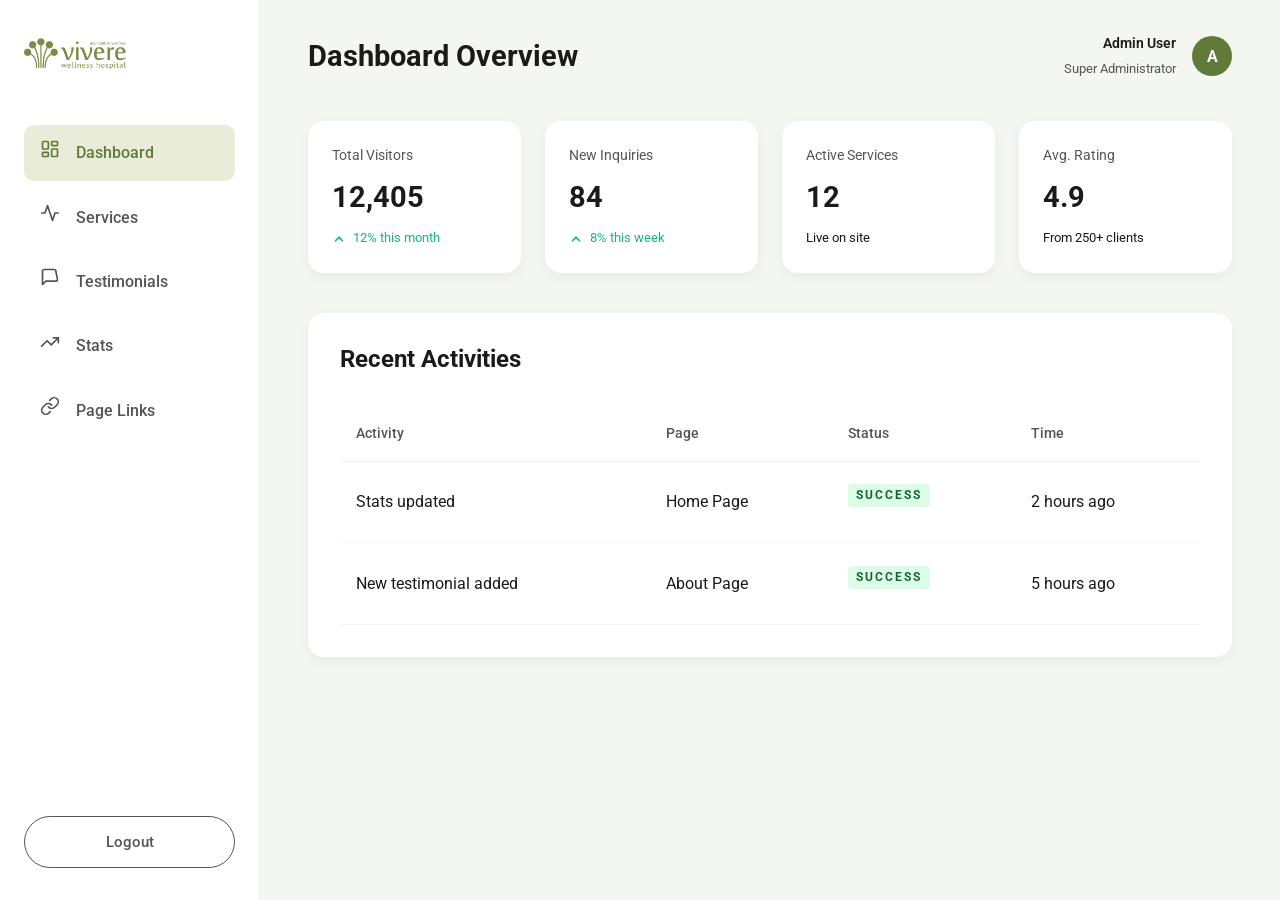
<file: admin.html>
<!DOCTYPE html>
<html lang="en">
<head>
    <meta charset="UTF-8">
    <meta name="viewport" content="width=device-width, initial-scale=1.0">
    <title>Admin Dashboard | Vivere Wellness Hospital</title>
    <link rel="stylesheet" href="style.css">
    <link href="https://fonts.googleapis.com/css2?family=Roboto:wght@300;400;500;700;900&display=swap" rel="stylesheet">
    <style>
        :root {
            --sidebar-width: 260px;
            --admin-bg: #f4f7f1;
            --card-shadow: 0 4px 12px rgba(0,0,0,0.05);
        }

        body.admin-body {
            background-color: var(--admin-bg);
            display: flex;
            min-height: 100vh;
        }

        /* Sidebar Styles */
        .admin-sidebar {
            width: var(--sidebar-width);
            background-color: var(--white);
            height: 100vh;
            position: fixed;
            left: 0;
            top: 0;
            padding: 2rem 1.5rem;
            border-right: 1px solid rgba(0,0,0,0.05);
            display: flex;
            flex-direction: column;
            z-index: 100;
        }

        .admin-logo {
            margin-bottom: 3rem;
        }

        .admin-logo img {
            height: 45px;
        }

        .admin-nav {
            flex-grow: 1;
        }

        .admin-nav ul {
            list-style: none;
        }

        .admin-nav li {
            margin-bottom: 0.5rem;
        }

        .admin-nav a {
            display: flex;
            align-items: center;
            gap: 1rem;
            padding: 0.8rem 1rem;
            border-radius: 10px;
            color: var(--text-secondary);
            font-weight: 500;
            transition: var(--transition);
        }

        .admin-nav a:hover, .admin-nav a.active {
            background-color: var(--light-green-bg);
            color: var(--primary-green);
        }

        .admin-nav a .icon {
            font-size: 1.2rem;
        }

        /* Main Content Styles */
        .admin-main {
            margin-left: var(--sidebar-width);
            flex-grow: 1;
            padding: 2rem 3rem;
        }

        .admin-header {
            display: flex;
            justify-content: space-between;
            align-items: center;
            margin-bottom: 2.5rem;
        }

        .admin-header h1 {
            font-size: 1.8rem;
            color: var(--text-primary);
        }

        .user-profile {
            display: flex;
            align-items: center;
            gap: 1rem;
        }

        .user-info {
            text-align: right;
        }

        .user-info .name {
            display: block;
            font-weight: 600;
            font-size: 0.9rem;
        }

        .user-info .role {
            font-size: 0.8rem;
            color: var(--text-secondary);
        }

        .avatar {
            width: 40px;
            height: 40px;
            background-color: var(--primary-green);
            color: var(--white);
            border-radius: 50%;
            display: flex;
            align-items: center;
            justify-content: center;
            font-weight: 700;
        }

        /* Dashboard Cards */
        .dashboard-grid {
            display: grid;
            grid-template-columns: repeat(4, 1fr);
            gap: 1.5rem;
            margin-bottom: 2.5rem;
        }

        .admin-card {
            background-color: var(--white);
            padding: 1.5rem;
            border-radius: 16px;
            box-shadow: var(--card-shadow);
        }

        .stat-card .label {
            display: block;
            color: var(--text-secondary);
            font-size: 0.85rem;
            margin-bottom: 0.5rem;
        }

        .stat-card .value {
            font-size: 1.8rem;
            font-weight: 700;
            color: var(--text-primary);
        }

        .stat-card .trend {
            font-size: 0.8rem;
            margin-top: 0.5rem;
            display: block;
        }

        .trend.up { color: #10b981; }

        /* Tables & Lists */
        .content-section {
            display: none;
        }

        .content-section.active {
            display: block;
        }

        .section-box {
            background-color: var(--white);
            border-radius: 16px;
            box-shadow: var(--card-shadow);
            padding: 2rem;
        }

        .section-top {
            display: flex;
            justify-content: space-between;
            align-items: center;
            margin-bottom: 2rem;
        }

        .admin-table {
            width: 100%;
            border-collapse: collapse;
        }

        .admin-table th {
            text-align: left;
            padding: 1rem;
            border-bottom: 1px solid rgba(0,0,0,0.05);
            color: var(--text-secondary);
            font-weight: 500;
            font-size: 0.9rem;
        }

        .admin-table td {
            padding: 1.2rem 1rem;
            border-bottom: 1px solid rgba(0,0,0,0.03);
            vertical-align: middle;
        }

        .action-btns {
            display: flex;
            gap: 0.5rem;
        }

        .btn-sm {
            padding: 0.5rem 1rem;
            font-size: 0.8rem;
        }

        .btn-delete {
            background-color: #fee2e2;
            color: #ef4444;
        }

        .btn-delete:hover {
            background-color: #ef4444;
            color: var(--white);
        }

        .btn-edit {
            background-color: #f1f5f9;
            color: var(--text-primary);
        }

        /* Connection Hub */
        .conn-grid {
            display: grid;
            grid-template-columns: repeat(3, 1fr);
            gap: 1.5rem;
        }

        .conn-card {
            text-align: center;
            padding: 2rem;
            transition: var(--transition);
        }

        .conn-card:hover {
            transform: translateY(-5px);
            border: 1px solid var(--primary-green);
        }

        .conn-card .icon {
            font-size: 2.5rem;
            margin-bottom: 1rem;
            display: block;
        }

        .conn-card h3 {
            margin-bottom: 0.5rem;
        }

        @media (max-width: 1024px) {
            .dashboard-grid { grid-template-columns: repeat(2, 1fr); }
            .conn-grid { grid-template-columns: repeat(2, 1fr); }
        }

        @media (max-width: 768px) {
            .admin-sidebar { width: 80px; padding: 2rem 0.5rem; }
            .admin-sidebar .admin-logo, .admin-nav span, .user-info { display: none; }
            .admin-main { margin-left: 80px; padding: 2rem 1.5rem; }
            .admin-nav a { justify-content: center; padding: 1rem; }
            .dashboard-grid { grid-template-columns: 1fr; }
            .conn-grid { grid-template-columns: 1fr; }
        }
    </style>
</head>
<body class="admin-body">
    <aside class="admin-sidebar">
        <div class="admin-logo">
            <img src="Vivere Logo.png" alt="Vivere Admin">
        </div>
        <nav class="admin-nav">
            <ul>
                <li><a href="#" class="active" data-section="dashboard"><span class="icon"><svg width="20" height="20" viewBox="0 0 24 24" fill="none" stroke="currentColor" stroke-width="2" stroke-linecap="round" stroke-linejoin="round"><rect width="7" height="9" x="3" y="3" rx="1"/><rect width="7" height="5" x="14" y="3" rx="1"/><rect width="7" height="9" x="14" y="12" rx="1"/><rect width="7" height="5" x="3" y="16" rx="1"/></svg></span> <span>Dashboard</span></a></li>
                <li><a href="#" data-section="services-mgmt"><span class="icon"><svg width="20" height="20" viewBox="0 0 24 24" fill="none" stroke="currentColor" stroke-width="2" stroke-linecap="round" stroke-linejoin="round"><path d="M22 12h-4l-3 9L9 3l-3 9H2"/></svg></span> <span>Services</span></a></li>
                <li><a href="#" data-section="testimonials-mgmt"><span class="icon"><svg width="20" height="20" viewBox="0 0 24 24" fill="none" stroke="currentColor" stroke-width="2" stroke-linecap="round" stroke-linejoin="round"><path d="M21 15a2 2 0 0 1-2 2H7l-4 4V5a2 2 0 0 1 2-2h12a2 2 0 0 1 2 2Z"/></svg></span> <span>Testimonials</span></a></li>
                <li><a href="#" data-section="stats-mgmt"><span class="icon"><svg width="20" height="20" viewBox="0 0 24 24" fill="none" stroke="currentColor" stroke-width="2" stroke-linecap="round" stroke-linejoin="round"><polyline points="22 7 13.5 15.5 8.5 10.5 2 17"/><polyline points="16 7 22 7 22 13"/></svg></span> <span>Stats</span></a></li>
                <li><a href="#" data-section="connections"><span class="icon"><svg width="20" height="20" viewBox="0 0 24 24" fill="none" stroke="currentColor" stroke-width="2" stroke-linecap="round" stroke-linejoin="round"><path d="M10 13a5 5 0 0 0 7.54.54l3-3a5 5 0 0 0-7.07-7.07l-1.72 1.71"/><path d="M14 11a5 5 0 0 0-7.54-.54l-3 3a5 5 0 0 0 7.07 7.07l1.71-1.71"/></svg></span> <span>Page Links</span></a></li>
            </ul>
        </nav>
        <div class="sidebar-footer">
            <a href="index.html" class="btn btn-outline" style="border-color: var(--text-secondary); color: var(--text-secondary); width: 100%; text-align: center;">Logout</a>
        </div>
    </aside>

    <main class="admin-main">
        <header class="admin-header">
            <h1 id="section-title">Dashboard Overview</h1>
            <div class="user-profile">
                <div class="user-info">
                    <span class="name">Admin User</span>
                    <span class="role">Super Administrator</span>
                </div>
                <div class="avatar">A</div>
            </div>
        </header>

        <!-- Dashboard Section -->
        <section id="dashboard" class="content-section active">
            <div class="dashboard-grid">
                <div class="admin-card stat-card">
                    <span class="label">Total Visitors</span>
                    <span class="value">12,405</span>
                    <span class="trend up"><svg width="14" height="14" viewBox="0 0 24 24" fill="none" stroke="currentColor" stroke-width="3" stroke-linecap="round" stroke-linejoin="round" style="display: inline-block; vertical-align: middle; margin-right: 4px;"><path d="m18 15-6-6-6 6"/></svg> 12% this month</span>
                </div>
                <div class="admin-card stat-card">
                    <span class="label">New Inquiries</span>
                    <span class="value">84</span>
                    <span class="trend up"><svg width="14" height="14" viewBox="0 0 24 24" fill="none" stroke="currentColor" stroke-width="3" stroke-linecap="round" stroke-linejoin="round" style="display: inline-block; vertical-align: middle; margin-right: 4px;"><path d="m18 15-6-6-6 6"/></svg> 8% this week</span>
                </div>
                <div class="admin-card stat-card">
                    <span class="label">Active Services</span>
                    <span class="value">12</span>
                    <span class="trend">Live on site</span>
                </div>
                <div class="admin-card stat-card">
                    <span class="label">Avg. Rating</span>
                    <span class="value">4.9</span>
                    <span class="trend">From 250+ clients</span>
                </div>
            </div>

            <div class="section-box">
                <div class="section-top">
                    <h2>Recent Activities</h2>
                </div>
                <table class="admin-table">
                    <thead>
                        <tr>
                            <th>Activity</th>
                            <th>Page</th>
                            <th>Status</th>
                            <th>Time</th>
                        </tr>
                    </thead>
                    <tbody>
                        <tr>
                            <td>Stats updated</td>
                            <td>Home Page</td>
                            <td><span class="badge" style="background: #dcfce7; color: #166534; padding: 2px 8px; border-radius: 4px;">Success</span></td>
                            <td>2 hours ago</td>
                        </tr>
                        <tr>
                            <td>New testimonial added</td>
                            <td>About Page</td>
                            <td><span class="badge" style="background: #dcfce7; color: #166534; padding: 2px 8px; border-radius: 4px;">Success</span></td>
                            <td>5 hours ago</td>
                        </tr>
                    </tbody>
                </table>
            </div>
        </section>

        <!-- Services Management -->
        <section id="services-mgmt" class="content-section">
            <div class="section-box">
                <div class="section-top">
                    <h2>Manage Services</h2>
                    <button class="btn btn-primary btn-sm">+ Add New Service</button>
                </div>
                <table class="admin-table">
                    <thead>
                        <tr>
                            <th>Service Name</th>
                            <th>Category</th>
                            <th>Status</th>
                            <th>Actions</th>
                        </tr>
                    </thead>
                    <tbody>
                        <tr>
                            <td>Yoga Classes</td>
                            <td>Wellness</td>
                            <td>Active</td>
                            <td>
                                <div class="action-btns">
                                    <button class="btn btn-edit btn-sm">Edit</button>
                                    <button class="btn btn-delete btn-sm">Delete</button>
                                </div>
                            </td>
                        </tr>
                        <tr>
                            <td>Mindfulness Programs</td>
                            <td>Therapy</td>
                            <td>Active</td>
                            <td>
                                <div class="action-btns">
                                    <button class="btn btn-edit btn-sm">Edit</button>
                                    <button class="btn btn-delete btn-sm">Delete</button>
                                </div>
                            </td>
                        </tr>
                    </tbody>
                </table>
            </div>
        </section>

        <!-- Testimonials Management -->
        <section id="testimonials-mgmt" class="content-section">
            <div class="section-box">
                <div class="section-top">
                    <h2>Manage Testimonials</h2>
                    <button class="btn btn-primary btn-sm">+ Add New Testimonial</button>
                </div>
                <table class="admin-table">
                    <thead>
                        <tr>
                            <th>Client Name</th>
                            <th>Program</th>
                            <th>Rating</th>
                            <th>Actions</th>
                        </tr>
                    </thead>
                    <tbody>
                        <tr>
                            <td>Sarah Johnson</td>
                            <td>Chronic Pain</td>
                            <td>5.0</td>
                            <td>
                                <div class="action-btns">
                                    <button class="btn btn-edit btn-sm">Edit</button>
                                    <button class="btn btn-delete btn-sm">Delete</button>
                                </div>
                            </td>
                        </tr>
                    </tbody>
                </table>
            </div>
        </section>

        <!-- Stats Management -->
        <section id="stats-mgmt" class="content-section">
            <div class="section-box" style="max-width: 600px;">
                <div class="section-top">
                    <h2>Update Site Statistics</h2>
                </div>
                <form id="stats-form">
                    <div style="margin-bottom: 1.5rem;">
                        <label style="display:block; margin-bottom:0.5rem; font-weight:500;">Yoga Classes Count</label>
                        <input type="text" value="5k+" style="width:100%; padding:0.8rem; border-radius:8px; border:1px solid #ddd;">
                    </div>
                    <div style="margin-bottom: 1.5rem;">
                        <label style="display:block; margin-bottom:0.5rem; font-weight:500;">Clients Count</label>
                        <input type="text" value="250+" style="width:100%; padding:0.8rem; border-radius:8px; border:1px solid #ddd;">
                    </div>
                    <div style="margin-bottom: 1.5rem;">
                        <label style="display:block; margin-bottom:0.5rem; font-weight:500;">Programs Created</label>
                        <input type="text" value="500+" style="width:100%; padding:0.8rem; border-radius:8px; border:1px solid #ddd;">
                    </div>
                    <button type="button" class="btn btn-primary">Save Changes</button>
                </form>
            </div>
        </section>

        <!-- Connections Hub -->
        <section id="connections" class="content-section">
            <div class="conn-grid">
                <a href="index.html" class="admin-card conn-card">
                    <span class="icon"><svg width="24" height="24" viewBox="0 0 24 24" fill="none" stroke="currentColor" stroke-width="2" stroke-linecap="round" stroke-linejoin="round"><path d="m3 9 9-7 9 7v11a2 2 0 0 1-2 2H5a2 2 0 0 1-2-2z"/><polyline points="9 22 9 12 15 12 15 22"/></svg></span>
                    <h3>Home Page</h3>
                    <p>Main landing page and overview</p>
                </a>
                <a href="about.html" class="admin-card conn-card">
                    <span class="icon"><svg width="24" height="24" viewBox="0 0 24 24" fill="none" stroke="currentColor" stroke-width="2" stroke-linecap="round" stroke-linejoin="round"><circle cx="12" cy="12" r="10"/><path d="M12 16v-4"/><path d="M12 8h.01"/></svg></span>
                    <h3>About Us</h3>
                    <p>Our story, team and vision</p>
                </a>
                <a href="services.html" class="admin-card conn-card">
                    <span class="icon"><svg width="24" height="24" viewBox="0 0 24 24" fill="none" stroke="currentColor" stroke-width="2" stroke-linecap="round" stroke-linejoin="round"><path d="M14.7 6.3a1 1 0 0 0 0 1.4l1.6 1.6a1 1 0 0 0 1.4 0l3.77-3.77a6 6 0 0 1-7.94 7.94l-6.91 6.91a2.12 2.12 0 0 1-3-3l6.91-6.91a6 6 0 0 1 7.94-7.94l-3.76 3.76z"/></svg></span>
                    <h3>Our Services</h3>
                    <p>Detailed therapeutic offerings</p>
                </a>
                <a href="contact.html" class="admin-card conn-card">
                    <span class="icon"><svg width="24" height="24" viewBox="0 0 24 24" fill="none" stroke="currentColor" stroke-width="2" stroke-linecap="round" stroke-linejoin="round"><path d="M22 16.92v3a2 2 0 0 1-2.18 2 19.79 19.79 0 0 1-8.63-3.07 19.5 19.5 0 0 1-6-6 19.79 19.79 0 0 1-3.07-8.67A2 2 0 0 1 4.11 2h3a2 2 0 0 1 2 1.72 12.84 12.84 0 0 0 .7 2.81 2 2 0 0 1-.45 2.11L8.09 9.91a16 16 0 0 0 6 6l1.27-1.27a2 2 0 0 1 2.11-.45 12.84 12.84 0 0 0 2.81.7A2 2 0 0 1 22 16.92z"/></svg></span>
                    <h3>Contact</h3>
                    <p>Contact info and inquiry form</p>
                </a>
            </div>
        </section>
    </main>

    <script>
        document.querySelectorAll('.admin-nav a').forEach(link => {
            link.addEventListener('click', (e) => {
                e.preventDefault();
                const sectionId = link.getAttribute('data-section');
                
                // Update active link
                document.querySelectorAll('.admin-nav a').forEach(l => l.classList.remove('active'));
                link.classList.add('active');

                // Switch section
                document.querySelectorAll('.content-section').forEach(section => section.classList.remove('active'));
                document.getElementById(sectionId).classList.add('active');

                // Update title
                document.getElementById('section-title').textContent = link.querySelector('span:not(.icon)').textContent + " Overview";
            });
        });
    </script>
</body>
</html>
</file>
<file: style.css>
:root {
    --primary-green: #617a3a;
    --dark-green: #4f632f;
    --olive-bg: #748858;
    --light-green-bg: #e9ecd8;
    --off-white-bg: #f8f9f6;
    --text-primary: #1a1a1a;
    --text-secondary: #555555;
    --white: #ffffff;
    --container-width: 1440px;
    --transition: all 0.3s ease;
}

* {
    margin: 0;
    padding: 0;
    box-sizing: border-box;
}

html {
    scroll-behavior: smooth;
    font-size: 16px;
}

body {
    font-family: 'Roboto', sans-serif;
    line-height: 1.6;
    color: var(--text-primary);
    background-color: var(--white);
    overflow-x: hidden;
}

h1, h2, h3, h4 {
    font-family: 'Roboto', sans-serif;
    font-weight: 700;
    line-height: 1.2;
}

a {
    text-decoration: none;
    color: inherit;
    transition: var(--transition);
}

ul {
    list-style: none;
}

img {
    max-width: 100%;
    display: block;
}

.container {
    max-width: var(--container-width);
    margin: 0 auto;
    padding: 0 2rem;
}

/* Buttons */
.btn {
    display: inline-block;
    padding: 0.8rem 2rem;
    border-radius: 999px;
    font-weight: 500;
    cursor: pointer;
    transition: var(--transition);
    border: none;
    font-family: 'Roboto', sans-serif;
    font-size: 0.95rem;
}

.btn-primary {
    background-color: var(--primary-green);
    color: var(--white);
}

.btn-primary:hover {
    background-color: var(--dark-green);
    transform: translateY(-2px);
}

.btn-outline {
    border: 1px solid var(--white);
    color: var(--white);
    background: transparent;
}

.btn-outline:hover {
    background: var(--white);
    color: var(--text-primary);
}

/* Header & Nav */
.header {
    background: var(--light-green-bg);
    padding: 1.2rem 0;
}

.nav {
    display: flex;
    justify-content: space-between;
    align-items: center;
}

.logo-img {
    height: 60px; /* Default height for header */
    width: auto;
    display: block;
}

.footer .logo-img {
    height: 80px; /* Slightly larger for footer brand section */
    margin-bottom: 1.5rem;
}

.logo-text {
    display: none; /* Hide text logo when image is present */
}

.nav-links {
    display: flex;
    gap: 2rem;
}

.nav-links a {
    font-weight: 500;
    font-size: 0.95rem;
    color: var(--text-primary);
}

.nav-links a:hover, .nav-links a.active {
    color: var(--primary-green);
}

/* Hero Section */
.hero {
    position: relative;
    height: 85vh;
    min-height: 600px;
    display: flex;
    align-items: center;
    justify-content: center;
    text-align: left;
    color: var(--white);
    overflow: hidden;
}

.hero-bg-container {
    position: absolute;
    top: 0;
    left: 0;
    width: 100%;
    height: 100%;
    z-index: 1;
}

.hero-bg {
    position: absolute;
    top: 0;
    left: 0;
    width: 100%;
    height: 100%;
    background-size: cover;
    background-position: center;
    opacity: 0;
    transition: opacity 1.5s ease-in-out;
    z-index: 1;
}

.hero-bg.active {
    opacity: 1;
}

.hero-bg::after {
    content: '';
    position: absolute;
    top: 0;
    left: 0;
    width: 100%;
    height: 100%;
    background: rgba(0, 0, 0, 0.4); /* Consistent dark overlay for legibility */
    z-index: 2;
}

/* Removed .hero-bg img rule as we use background-image */

.hero-content {
    position: relative;
    z-index: 10;
    width: 100%;
}

.hero-text {
    max-width: 800px;
    margin: 0;
}

.hero-text h1,
.hero-text h3 {
    font-size: 4.5rem;
    margin-bottom: 1.2rem;
    font-weight: 300;
    line-height: 1.1;
}

/* Service Page Hero Overrides */
.service-hero .hero-text {
    max-width: 1200px;
    margin: 0 auto;
}

.service-hero .hero-text h1,
.service-hero .hero-text h2,
.service-hero .hero-text h3 {
    text-align: center;
}

.hero-text h1 span,
.hero-text h2 span,
.hero-text h3 span {
    font-weight: 700;
    color: #708246;
}

.hero-text p {
    font-size: 1.1rem;
    margin-bottom: 2rem;
    opacity: 0.9;
    font-weight: 300;
}

.hero-btns {
    display: flex;
    gap: 1.2rem;
    justify-content: flex-start;
    margin-top: 2.5rem;
}

.hero-dots {
    position: absolute;
    bottom: 2rem;
    left: 2rem;
    display: flex;
    gap: 0.5rem;
    z-index: 1;
}
.hero-dots .dot {
    width: 8px;
    height: 8px;
    border-radius: 50%;
    background: rgba(255,255,255,0.5);
}
.hero-dots .dot.active {
    background: var(--white);
}

/* Stats Section */
.stats {
    background-color: var(--primary-green); /* Darker green as per mockup */
    color: var(--white);
    padding: 2rem 0;
}

.stats-grid {
    display: grid;
    grid-template-columns: repeat(3, 1fr);
    text-align: center;
}

.stat-item h3 {
    font-size: 2.5rem;
    margin-bottom: 0.2rem;
    font-family: 'Roboto', sans-serif;
}
.stat-item p {
    font-size: 0.9rem;
    opacity: 0.9;
}

/* Section Header Styles */
.section-header {
    margin-bottom: 3.5rem;
}

.section-header.text-center {
    text-align: center;
}

.badge {
    text-transform: uppercase;
    letter-spacing: 2px;
    font-size: 0.75rem;
    color: var(--primary-green);
    font-weight: 700;
    margin-bottom: 1rem;
    display: inline-block;
}

.section-header h2 {
    font-size: 2.8rem;
    margin-bottom: 1.5rem;
    color: var(--text-primary);
    font-weight: 300; /* Thin font variant from mockup */
}

.section-header h2 span {
    color: var(--primary-green);
    font-weight: 700;
}

.section-desc {
    max-width: 800px;
    margin: 0 auto;
    color: var(--text-secondary);
    font-size: 1rem;
    line-height: 1.8;
}

/* About Section */
.about {
    padding: 4rem 0;
    background-color: var(--white);
}

.about-grid {
    display: grid;
    grid-template-columns: 1fr 1fr;
    gap: 4rem;
    align-items: center;
}

.about-image-wrapper img {
    border-radius: 12px;
    box-shadow: 0 10px 30px rgba(0,0,0,0.1);
}

.about-features {
    display: flex;
    flex-direction: column;
    gap: 1.5rem;
}

.feature-card {
    display: flex;
    gap: 1.5rem;
    align-items: flex-start;
    padding: 1.5rem;
    border-radius: 12px;
    background: var(--white);
    box-shadow: 0 4px 20px rgba(0,0,0,0.03);
    border: 1px solid rgba(0,0,0,0.03);
}

.feature-icon {
    width: 48px;
    height: 48px;
    border-radius: 12px;
    flex-shrink: 0;
    display: flex;
    align-items: center;
    justify-content: center;
    font-size: 1.5rem;
}

.feature-icon.sage { background-color: var(--light-green-bg); }
.feature-icon.blue { background-color: #f0f4ff; }

.feature-text h3 {
    margin-bottom: 0.5rem;
    font-size: 1.2rem;
    font-family: 'Roboto', sans-serif;
    color: var(--text-primary);
}
.feature-text p {
    font-size: 0.9rem;
    color: var(--text-secondary);
}

/* Services Section */
.services {
    padding: 4rem 0;
    background: linear-gradient(180deg, var(--white) 0%, var(--off-white-bg) 100%);
}

.services-grid {
    display: grid;
    grid-template-columns: repeat(4, 1fr);
    gap: 1.5rem;
    margin-bottom: 3rem;
}

.service-card {
    padding: 2.5rem 2rem;
    border-radius: 16px;
    background: var(--white);
    box-shadow: 0 10px 30px rgba(0,0,0,0.04);
    transition: var(--transition);
}

.service-card:hover {
    transform: translateY(-5px);
    box-shadow: 0 15px 35px rgba(0,0,0,0.08);
}

.service-icon-box {
    width: 40px;
    height: 40px;
    background: #f5f5f5;
    border-radius: 10px;
    display: flex;
    align-items: center;
    justify-content: center;
    margin-bottom: 1.5rem;
    font-size: 1.25rem;
}

.service-card h3 {
    margin-bottom: 1rem;
    font-size: 1.1rem;
    font-family: 'Roboto', sans-serif;
}

.service-card p {
    color: var(--text-secondary);
    font-size: 0.9rem;
    margin-bottom: 1.5rem;
}

.learn-more {
    font-size: 0.85rem;
    color: var(--primary-green);
    font-weight: 500;
}

.center-cta {
    text-align: center;
}

/* How We Work */
.how-we-work {
    padding: 4rem 0;
    background: var(--white);
}

.w-margin {
    margin-bottom: 2rem;
}

.full-width-image img {
    width: 100%;
    height: 500px;
    object-fit: cover;
    border-radius: 16px;
}

/* Testimonials */
.testimonials {
    padding: 4rem 0;
    background: var(--off-white-bg);
}

.testimonials-grid {
    display: grid;
    grid-template-columns: repeat(3, 1fr);
    gap: 2rem;
    margin-bottom: 4rem;
}

.testimonial-card {
    background: var(--white);
    border-radius: 16px;
    overflow: hidden;
    box-shadow: 0 10px 30px rgba(0,0,0,0.05);
}

.test-top-img img {
    width: 100%;
    height: 180px;
    object-fit: cover;
}

.test-content {
    padding: 2rem;
}

.client-info {
    display: flex;
    align-items: center;
    gap: 1rem;
    margin-bottom: 1.5rem;
}

.client-avatar img {
    width: 48px;
    height: 48px;
    border-radius: 50%;
    object-fit: cover;
}

.client-details h4 {
    font-family: 'Roboto', sans-serif;
    font-size: 1rem;
    margin-bottom: 0.2rem;
}

.client-details span {
    font-size: 0.8rem;
    color: var(--text-secondary);
}

.testimonial-text {
    font-size: 0.95rem;
    color: var(--text-secondary);
    margin-bottom: 1.5rem;
    font-style: italic;
    line-height: 1.5;
}

.rating {
    display: flex;
    align-items: center;
    gap: 0.5rem;
    font-size: 0.85rem;
}

.stars {
    color: #eab308;
    letter-spacing: 2px;
}

/* Footer */
.footer {
    background-color: var(--olive-bg);
    color: var(--white);
    padding: 3.5rem 0 2rem;
}

.footer-grid {
    display: grid;
    grid-template-columns: 2fr 1fr 1fr;
    gap: 4rem;
    margin-bottom: 3rem;
}

.footer-brand .logo {
    font-family: 'Roboto', sans-serif;
    font-size: 2rem;
    font-weight: 700;
    margin-bottom: 1rem;
}

.footer-brand p {
    margin-bottom: 2rem;
    font-size: 0.9rem;
    opacity: 0.9;
    max-width: 400px;
}

.social-links {
    display: flex;
    gap: 0.8rem;
}

.social-links a {
    width: 36px;
    height: 36px;
    background: rgba(255,255,255,0.2);
    border-radius: 50%;
    display: flex;
    align-items: center;
    justify-content: center;
    color: var(--white);
    font-size: 0.8rem;
    transition: var(--transition);
}

.social-links a:hover {
    background: var(--white);
    color: var(--olive-bg);
}

.footer h4 {
    margin-bottom: 1.5rem;
    font-size: 1.1rem;
    font-family: 'Roboto', sans-serif;
}

.footer ul li {
    margin-bottom: 0.8rem;
    font-size: 0.9rem;
}

.footer ul li a {
    opacity: 0.9;
}

.footer ul li a:hover {
    opacity: 1;
    text-decoration: underline;
}

.footer-bottom {
    display: flex;
    justify-content: space-between;
    align-items: center;
    padding-top: 2rem;
    border-top: 1px solid rgba(255,255,255, 0.1);
    font-size: 0.85rem;
    opacity: 0.8;
}

.footer-bottom p {
    margin: 0;
}

.footer-credit a {
    text-decoration: underline;
}

/* Footer Bottom Mobile Adjustment */
@media (max-width: 768px) {
    .footer-bottom {
        flex-direction: column;
        gap: 1rem;
        text-align: center;
    }
}

/* Responsive */
@media (max-width: 1024px) {
    .container { padding: 0 1.5rem; }
    .hero-text h1 { font-size: 3.5rem; }
    .about-grid, .footer-grid { grid-template-columns: 1fr; }
    .services-grid { grid-template-columns: repeat(2, 1fr); }
    .testimonials-grid { grid-template-columns: repeat(2, 1fr); }
    .footer-grid { gap: 2.5rem; }
}

@media (max-width: 768px) {
    .nav-links { display: none; }
    .stats-grid { grid-template-columns: 1fr; gap: 2rem; }
    .hero-text h1 { font-size: 2.5rem; }
    .services-grid, .testimonials-grid { grid-template-columns: 1fr; }
}

/* Service Page Specific Styles */
.service-hero {
    background: radial-gradient(circle at center, #ffffff 0%, #f1f4e8 100%);
    padding: 3.5rem 0; /* Tightened again from 4rem */
}

.service-hero .hero-text h1,
.service-hero .hero-text h2,
.service-hero .hero-text h3 {
    font-size: 3rem; /* Standardized to tighten the look */
}

/* Slider Animations */
.hero-bg {
    transition: opacity 1s ease-in-out;
}

.hero-bg.fade-out {
    opacity: 0;
}


.stats-grid-4 {
    grid-template-columns: repeat(4, 1fr) !important;
}

.services-detailed-grid {
    display: grid;
    grid-template-columns: repeat(3, 1fr);
    gap: 2rem;
    margin-top: 3rem;
}

.service-detail-card {
    background: var(--white);
    border-radius: 12px;
    overflow: hidden;
    box-shadow: 0 4px 20px rgba(0,0,0,0.05);
    transition: var(--transition);
    display: flex;
    flex-direction: column;
}

.service-detail-card:hover {
    transform: translateY(-5px);
    box-shadow: 0 10px 30px rgba(0,0,0,0.1);
}

.service-detail-card .card-image img {
    width: 100%;
    height: 240px;
    object-fit: cover;
}

.service-detail-card .card-content {
    padding: 2rem;
}

.service-detail-card h3 {
    font-size: 1.4rem;
    margin-bottom: 0.8rem;
    color: var(--text-primary);
    font-weight: 500;
}

.service-detail-card p {
    font-size: 0.95rem;
    color: var(--text-secondary);
    line-height: 1.6;
}

.service-detail-card .feature-list {
    margin-top: 1.2rem;
    padding-top: 1.2rem;
    border-top: 1px solid rgba(0,0,0,0.05);
    list-style: none;
    padding-left: 0;
}

.service-detail-card .feature-list li {
    font-size: 0.85rem;
    font-weight: 500;
    color: var(--text-secondary);
    margin-bottom: 0.4rem;
    display: flex;
    align-items: center;
    gap: 0.6rem;
}

.service-detail-card .feature-list li::before {
    content: "✓"; /* Checkmark as per mockup */
    color: var(--primary-green);
    font-weight: 900;
}

/* Healing Journey */
.healing-journey {
    padding: 4rem 0;
    background-color: #fcfcfc;
}

.journey-grid {
    display: grid;
    grid-template-columns: repeat(4, 1fr);
    gap: 2rem;
}

.outline-card {
    padding: 3rem 2rem;
    border: 1px solid rgba(116, 136, 88, 0.15); /* More subtle olive border */
    border-radius: 20px;
    background: var(--white);
    transition: var(--transition);
    text-align: center; /* Centered content in mockup boxes */
}

.outline-card:hover {
    border-color: var(--primary-green);
    box-shadow: 0 15px 35px rgba(0,0,0,0.06);
    transform: translateY(-5px);
}

.step-icon-square {
    width: 60px;
    height: 60px;
    background-color: rgba(116, 136, 88, 0.1);
    border-radius: 12px;
    display: flex;
    align-items: center;
    justify-content: center;
    color: var(--primary-green);
    margin: 0 auto 2rem; /* Center icon */
}

.journey-step h3 {
    margin-bottom: 1rem;
    font-size: 1.1rem;
    font-family: 'Roboto', sans-serif;
}

.journey-step p {
    font-size: 0.9rem;
    color: var(--text-secondary);
}

/* Why Choose Us Detailed */
.why-us-detailed {
    padding: 4rem 0;
}

.expert-icon-square {
    width: 48px;
    height: 48px;
    background-color: #ecf1c4;
    border-radius: 8px;
    display: flex;
    align-items: center;
    justify-content: center;
    color: var(--primary-green);
}

.about-image-wrapper img {
    width: 100%;
    border-radius: 16px;
    box-shadow: 0 20px 40px rgba(0,0,0,0.1);
}

@keyframes fadeInUp {
    from {
        opacity: 0;
        transform: translateY(20px);
    }
    to {
        opacity: 1;
        transform: translateY(0);
    }
}

/* Service Filter */
.service-filter {
    display: flex;
    justify-content: center;
    gap: 1rem;
    margin-bottom: 3rem;
    flex-wrap: wrap;
}

.filter-btn {
    padding: 0.6rem 1.5rem;
    border-radius: 999px;
    border: 1px solid #e0e0e0;
    background: var(--white);
    font-size: 0.9rem;
    font-weight: 500;
    cursor: pointer;
    transition: var(--transition);
    font-family: 'Roboto', sans-serif;
}

.filter-btn.active, .filter-btn:hover {
    background: var(--primary-green);
    color: var(--white);
    border-color: var(--primary-green);
}

/* Responsive Overrides */
@media (max-width: 1024px) {
    .services-detailed-grid, .journey-grid {
        grid-template-columns: repeat(2, 1fr);
    }
}

@media (max-width: 768px) {
    .services-detailed-grid, .journey-grid {
        grid-template-columns: 1fr;
    }
    .stats-grid-4 {
        grid-template-columns: repeat(2, 1fr) !important;
    }
    .service-hero {
        padding: 4rem 0;
    }
}
</file>
